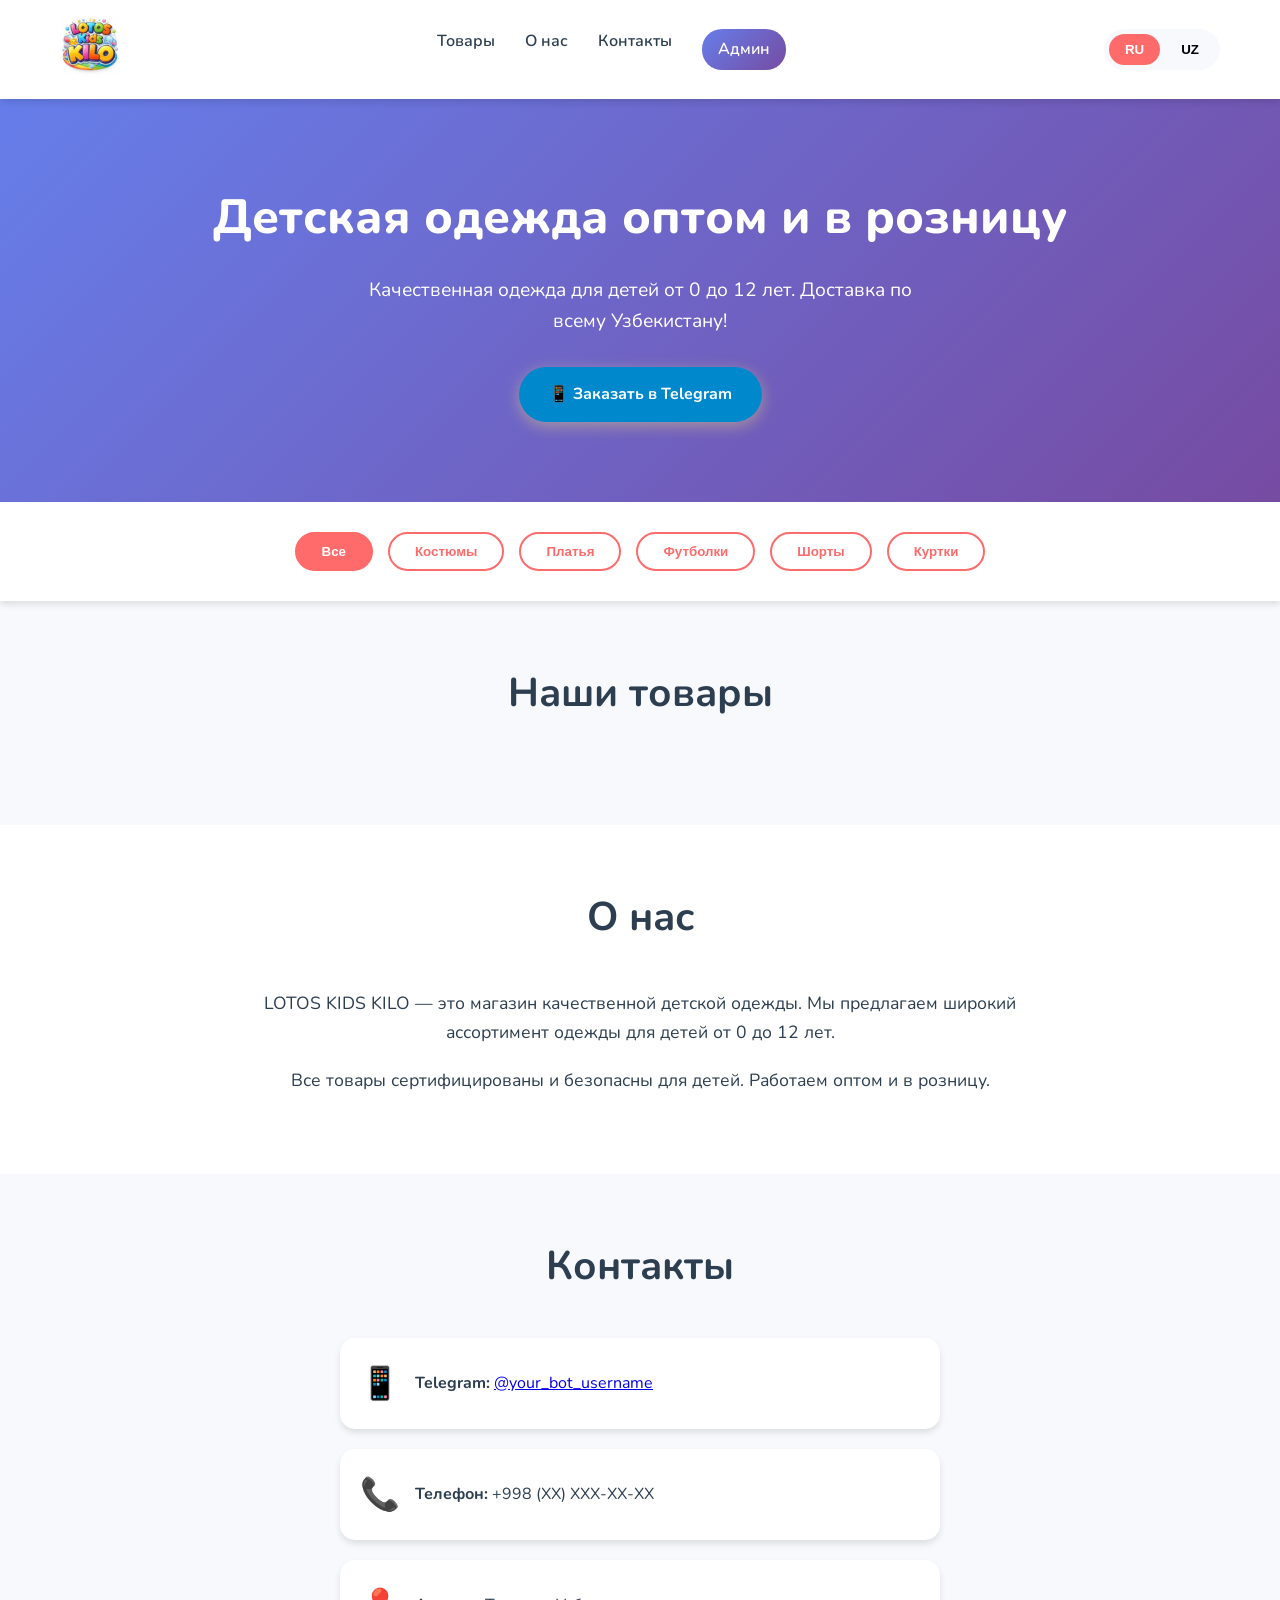
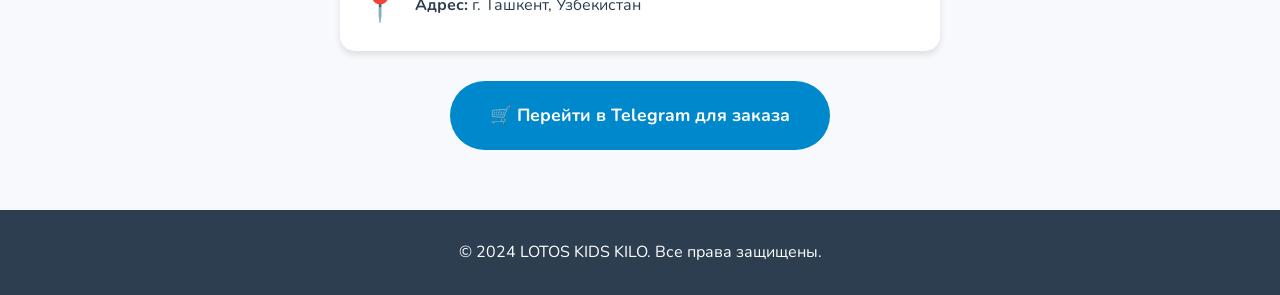
<file: index.html>
<!DOCTYPE html>
<html lang="ru">
<head>
    <meta charset="UTF-8">
    <meta name="viewport" content="width=device-width, initial-scale=1.0">
    <title>LOTOS KIDS KILO - Детская одежда</title>
    <link rel="stylesheet" href="styles.css">
    <link href="https://fonts.googleapis.com/css2?family=Nunito:wght@400;600;700;800&display=swap" rel="stylesheet">
</head>
<body>
    <!-- Шапка -->
    <header class="header">
        <div class="container">
            <div class="header-content">
                <div class="logo">
                    <img src="1000018052.jpg" alt="LOTOS KIDS KILO" class="logo-img">
                </div>

                <nav class="nav">
                    <a href="#products" data-ru="Товары" data-uz="Tovarlar">Товары</a>
                    <a href="#about" data-ru="О нас" data-uz="Biz haqimizda">О нас</a>
                    <a href="#contacts" data-ru="Контакты" data-uz="Aloqa">Контакты</a>
                    <a href="admin.html" class="admin-link" data-ru="Админ" data-uz="Admin">Админ</a>
                </nav>

                <div class="language-switcher">
                    <button id="lang-ru" class="lang-btn active">RU</button>
                    <button id="lang-uz" class="lang-btn">UZ</button>
                </div>

                <button class="mobile-menu-btn" id="mobileMenuBtn">☰</button>
            </div>
        </div>
    </header>

    <!-- Мобильное меню -->
    <div class="mobile-menu" id="mobileMenu">
        <a href="#products" data-ru="Товары" data-uz="Tovarlar">Товары</a>
        <a href="#about" data-ru="О нас" data-uz="Biz haqimizda">О нас</a>
        <a href="#contacts" data-ru="Контакты" data-uz="Aloqa">Контакты</a>
        <a href="admin.html" data-ru="Админ панель" data-uz="Admin panel">Админ панель</a>
    </div>

    <!-- Герой секция -->
    <section class="hero">
        <div class="container">
            <div class="hero-content">
                <h1 data-ru="Детская одежда оптом и в розницу" data-uz="Bolalar kiyimlari ulgurji va chakana">Детская одежда оптом и в розницу</h1>
                <p data-ru="Качественная одежда для детей от 0 до 12 лет. Доставка по всему Узбекистану!" 
                   data-uz="0 dan 12 yoshgacha bolalar uchun sifatli kiyimlar. O'zbekiston bo'ylab yetkazib berish!">
                   Качественная одежда для детей от 0 до 12 лет. Доставка по всему Узбекистану!
                </p>
                <a href="https://t.me/your_bot_username" class="btn btn-primary telegram-btn" target="_blank" data-ru="Заказать в Telegram" data-uz="Telegram orqali buyurtma">
                    📱 Заказать в Telegram
                </a>
            </div>
        </div>
    </section>

    <!-- Фильтры категорий -->
    <section class="categories">
        <div class="container">
            <div class="category-filters">
                <button class="category-btn active" data-category="all" data-ru="Все" data-uz="Hammasi">Все</button>
                <button class="category-btn" data-category="suits" data-ru="Костюмы" data-uz="Kostyumlar">Костюмы</button>
                <button class="category-btn" data-category="dresses" data-ru="Платья" data-uz="Ko'ylaklar">Платья</button>
                <button class="category-btn" data-category="tshirts" data-ru="Футболки" data-uz="Futbolkalar">Футболки</button>
                <button class="category-btn" data-category="shorts" data-ru="Шорты" data-uz="Shortiklar">Шорты</button>
                <button class="category-btn" data-category="jackets" data-ru="Куртки" data-uz="Kurtkalar">Куртки</button>
            </div>
        </div>
    </section>

    <!-- Товары -->
    <section class="products" id="products">
        <div class="container">
            <h2 class="section-title" data-ru="Наши товары" data-uz="Bizning tovarlarimiz">Наши товары</h2>
            <div id="productsGrid" class="products-grid">
                <!-- Товары загружаются через JavaScript -->
            </div>
        </div>
    </section>

    <!-- О нас -->
    <section class="about" id="about">
        <div class="container">
            <h2 class="section-title" data-ru="О нас" data-uz="Biz haqimizda">О нас</h2>
            <div class="about-content">
                <div class="about-text">
                    <p data-ru="LOTOS KIDS KILO — это магазин качественной детской одежды. Мы предлагаем широкий ассортимент одежды для детей от 0 до 12 лет." 
                       data-uz="LOTOS KIDS KILO — sifatli bolalar kiyimlari do'koni. Biz 0 dan 12 yoshgacha bo'lgan bolalar uchun kiyimlar keng assortimentini taklif qilamiz.">
                       LOTOS KIDS KILO — это магазин качественной детской одежды. Мы предлагаем широкий ассортимент одежды для детей от 0 до 12 лет.
                    </p>
                    <p data-ru="Все товары сертифицированы и безопасны для детей. Работаем оптом и в розницу." 
                       data-uz="Barcha tovarlar sertifikatlangan va bolalar uchun xavfsiz. Ulgurji va chakana sotish bilan shug'ullanamiz.">
                       Все товары сертифицированы и безопасны для детей. Работаем оптом и в розницу.
                    </p>
                </div>
            </div>
        </div>
    </section>

    <!-- Контакты -->
    <section class="contacts" id="contacts">
        <div class="container">
            <h2 class="section-title" data-ru="Контакты" data-uz="Aloqa">Контакты</h2>
            <div class="contacts-content">
                <div class="contact-info">
                    <div class="contact-item">
                        <span class="contact-icon">📱</span>
                        <div>
                            <strong data-ru="Telegram:" data-uz="Telegram:">Telegram:</strong>
                            <a href="https://t.me/your_bot_username" target="_blank">@your_bot_username</a>
                        </div>
                    </div>
                    <div class="contact-item">
                        <span class="contact-icon">📞</span>
                        <div>
                            <strong data-ru="Телефон:" data-uz="Telefon:">Телефон:</strong>
                            <span>+998 (XX) XXX-XX-XX</span>
                        </div>
                    </div>
                    <div class="contact-item">
                        <span class="contact-icon">📍</span>
                        <div>
                            <strong data-ru="Адрес:" data-uz="Manzil:">Адрес:</strong>
                            <span data-ru="г. Ташкент, Узбекистан" data-uz="Toshkent shahri, O'zbekiston">г. Ташкент, Узбекистан</span>
                        </div>
                    </div>
                </div>
                <a href="https://t.me/your_bot_username" class="btn btn-large telegram-btn" target="_blank" data-ru="🛒 Перейти в Telegram для заказа" data-uz="🛒 Buyurtma uchun Telegramga o'ting">
                    🛒 Перейти в Telegram для заказа
                </a>
            </div>
        </div>
    </section>

    <!-- Футер -->
    <footer class="footer">
        <div class="container">
            <p>&copy; 2024 LOTOS KIDS KILO. <span data-ru="Все права защищены." data-uz="Barcha huquqlar himoyalangan.">Все права защищены.</span></p>
        </div>
    </footer>

    <script src="script.js"></script>
</body>
</html>
</file>
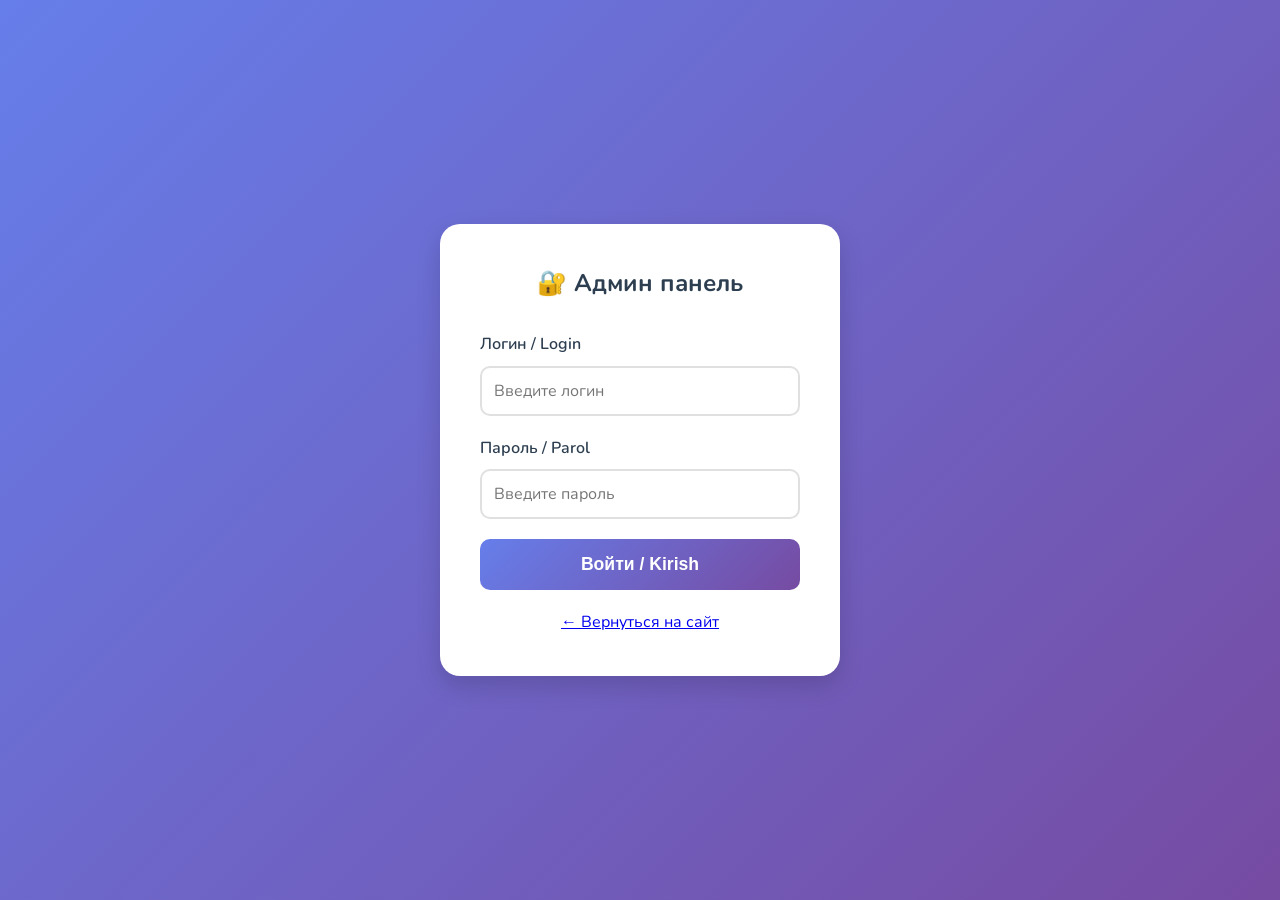
<file: admin.html>
<!DOCTYPE html>
<html lang="ru">
<head>
    <meta charset="UTF-8">
    <meta name="viewport" content="width=device-width, initial-scale=1.0">
    <title>Админ панель - LOTOS KIDS KILO</title>
    <link rel="stylesheet" href="styles.css">
    <link href="https://fonts.googleapis.com/css2?family=Nunito:wght@400;600;700;800&display=swap" rel="stylesheet">
</head>
<body>
    <!-- Форма входа -->
    <div id="loginSection" class="login-container">
        <form class="login-form" id="loginForm">
            <h2>🔐 Админ панель</h2>
            <div class="form-group">
                <label>Логин / Login</label>
                <input type="text" id="username" placeholder="Введите логин" required>
            </div>
            <div class="form-group">
                <label>Пароль / Parol</label>
                <input type="password" id="password" placeholder="Введите пароль" required>
            </div>
            <button type="submit" class="login-btn">Войти / Kirish</button>
            <p class="error-message" id="errorMsg">Неверный логин или пароль</p>
            <p style="text-align: center; margin-top: 20px; color: #666;">
                <a href="index.html">← Вернуться на сайт</a>
            </p>
        </form>
    </div>

    <!-- Админ панель (скрыта по умолчанию) -->
    <div id="adminSection" style="display: none;">
        <div class="admin-container">
            <div class="admin-header">
                <div>
                    <h1 class="admin-title">🎨 Админ панель LOTOS KIDS KILO</h1>
                    <p>Управление товарами / Tovarlar boshqaruvi</p>
                </div>
                <button class="logout-btn" onclick="logout()">Выйти / Chiqish</button>
            </div>

            <div class="admin-grid">
                <!-- Форма добавления/редактирования -->
                <div class="admin-form">
                    <h3 id="formTitle">Добавить товар / Tovar qo'shish</h3>
                    <form id="productForm">
                        <input type="hidden" id="productId">

                        <div class="form-group">
                            <label>Название (RU) / Nomi (RU)</label>
                            <input type="text" id="nameRu" required>
                        </div>

                        <div class="form-group">
                            <label>Название (UZ) / Nomi (UZ)</label>
                            <input type="text" id="nameUz" required>
                        </div>

                        <div class="form-group">
                            <label>Цена (сум) / Narxi (so'm)</label>
                            <input type="number" id="price" required min="0">
                        </div>

                        <div class="form-group">
                            <label>Категория / Kategoriya</label>
                            <select id="category" required>
                                <option value="suits">Костюмы / Kostyumlar</option>
                                <option value="dresses">Платья / Ko'ylaklar</option>
                                <option value="tshirts">Футболки / Futbolkalar</option>
                                <option value="shorts">Шорты / Shortiklar</option>
                                <option value="jackets">Куртки / Kurtkalar</option>
                                <option value="other">Другое / Boshqa</option>
                            </select>
                        </div>

                        <div class="form-group">
                            <label>Описание (RU) / Tavsif (RU)</label>
                            <textarea id="descRu" required></textarea>
                        </div>

                        <div class="form-group">
                            <label>Описание (UZ) / Tavsif (UZ)</label>
                            <textarea id="descUz" required></textarea>
                        </div>

                        <div class="form-group">
                            <label>Ссылка на фото / Rasm havolasi</label>
                            <input type="url" id="imageUrl" placeholder="https://..." required>
                            <small style="color: #666;">URL изображения товара</small>
                        </div>

                        <div class="form-group">
                            <label>Размеры (через запятую) / O'lchamlar (vergul bilan)</label>
                            <input type="text" id="sizes" placeholder="2-3 года, 4-5 лет, 6-7 лет" required>
                        </div>

                        <div class="form-group">
                            <label>
                                <input type="checkbox" id="inStock" checked>
                                В наличии / Sotuvda mavjud
                            </label>
                        </div>

                        <button type="submit" class="btn btn-primary" style="width: 100%;">
                            💾 Сохранить / Saqlash
                        </button>
                        <button type="button" class="btn" onclick="resetForm()" style="width: 100%; margin-top: 10px; background: #eee;">
                            ❌ Отмена / Bekor qilish
                        </button>
                    </form>
                </div>

                <!-- Список товаров -->
                <div class="admin-products">
                    <h3>Список товаров / Tovarlar ro'yxati</h3>
                    <div id="adminProductsList">
                        <!-- Товары загружаются через JS -->
                    </div>
                </div>
            </div>
        </div>
    </div>

    <script src="admin.js"></script>
</body>
</html>
</file>
<file: styles.css>
/* Общие стили */
* {
    margin: 0;
    padding: 0;
    box-sizing: border-box;
}

:root {
    --primary: #FF6B6B;
    --primary-dark: #EE5A5A;
    --secondary: #4ECDC4;
    --accent: #FFE66D;
    --dark: #2C3E50;
    --light: #F7F9FC;
    --white: #FFFFFF;
    --gradient: linear-gradient(135deg, #667eea 0%, #764ba2 100%);
    --shadow: 0 4px 6px rgba(0,0,0,0.1);
    --shadow-lg: 0 10px 25px rgba(0,0,0,0.15);
}

body {
    font-family: 'Nunito', sans-serif;
    background: var(--light);
    color: var(--dark);
    line-height: 1.6;
}

.container {
    max-width: 1200px;
    margin: 0 auto;
    padding: 0 20px;
}

/* Шапка */
.header {
    background: var(--white);
    box-shadow: var(--shadow);
    position: sticky;
    top: 0;
    z-index: 1000;
}

.header-content {
    display: flex;
    justify-content: space-between;
    align-items: center;
    padding: 15px 0;
}

.logo-img {
    height: 60px;
    width: auto;
}

.nav {
    display: flex;
    gap: 30px;
}

.nav a {
    text-decoration: none;
    color: var(--dark);
    font-weight: 600;
    transition: color 0.3s;
}

.nav a:hover {
    color: var(--primary);
}

.admin-link {
    background: var(--gradient);
    color: var(--white) !important;
    padding: 8px 16px;
    border-radius: 20px;
}

/* Переключатель языков */
.language-switcher {
    display: flex;
    gap: 5px;
    background: var(--light);
    padding: 5px;
    border-radius: 25px;
}

.lang-btn {
    border: none;
    background: none;
    padding: 8px 16px;
    border-radius: 20px;
    cursor: pointer;
    font-weight: 600;
    transition: all 0.3s;
}

.lang-btn.active {
    background: var(--primary);
    color: var(--white);
}

/* Мобильное меню */
.mobile-menu-btn {
    display: none;
    background: none;
    border: none;
    font-size: 24px;
    cursor: pointer;
}

.mobile-menu {
    display: none;
    flex-direction: column;
    background: var(--white);
    padding: 20px;
    box-shadow: var(--shadow);
}

.mobile-menu a {
    padding: 10px 0;
    text-decoration: none;
    color: var(--dark);
    font-weight: 600;
    border-bottom: 1px solid #eee;
}

/* Герой секция */
.hero {
    background: var(--gradient);
    color: var(--white);
    padding: 80px 0;
    text-align: center;
}

.hero h1 {
    font-size: 3rem;
    margin-bottom: 20px;
    font-weight: 800;
}

.hero p {
    font-size: 1.2rem;
    margin-bottom: 30px;
    max-width: 600px;
    margin-left: auto;
    margin-right: auto;
}

/* Кнопки */
.btn {
    display: inline-block;
    padding: 15px 30px;
    border-radius: 50px;
    text-decoration: none;
    font-weight: 700;
    transition: all 0.3s;
    border: none;
    cursor: pointer;
}

.btn-primary {
    background: var(--accent);
    color: var(--dark);
    box-shadow: 0 4px 15px rgba(255,230,109,0.4);
}

.btn-primary:hover {
    transform: translateY(-3px);
    box-shadow: 0 6px 20px rgba(255,230,109,0.6);
}

.telegram-btn {
    background: #0088cc;
    color: var(--white);
}

.telegram-btn:hover {
    background: #006699;
    transform: translateY(-3px);
}

.btn-large {
    padding: 20px 40px;
    font-size: 1.1rem;
}

/* Категории */
.categories {
    background: var(--white);
    padding: 30px 0;
    box-shadow: var(--shadow);
}

.category-filters {
    display: flex;
    justify-content: center;
    gap: 15px;
    flex-wrap: wrap;
}

.category-btn {
    padding: 10px 25px;
    border: 2px solid var(--primary);
    background: var(--white);
    color: var(--primary);
    border-radius: 25px;
    cursor: pointer;
    font-weight: 600;
    transition: all 0.3s;
}

.category-btn.active,
.category-btn:hover {
    background: var(--primary);
    color: var(--white);
}

/* Товары */
.products {
    padding: 60px 0;
}

.section-title {
    text-align: center;
    font-size: 2.5rem;
    margin-bottom: 40px;
    color: var(--dark);
}

.products-grid {
    display: grid;
    grid-template-columns: repeat(auto-fill, minmax(280px, 1fr));
    gap: 30px;
}

.product-card {
    background: var(--white);
    border-radius: 20px;
    overflow: hidden;
    box-shadow: var(--shadow);
    transition: all 0.3s;
}

.product-card:hover {
    transform: translateY(-10px);
    box-shadow: var(--shadow-lg);
}

.product-image {
    width: 100%;
    height: 250px;
    object-fit: cover;
}

.product-info {
    padding: 20px;
}

.product-name {
    font-size: 1.2rem;
    font-weight: 700;
    margin-bottom: 10px;
    color: var(--dark);
}

.product-price {
    font-size: 1.5rem;
    color: var(--primary);
    font-weight: 800;
    margin-bottom: 10px;
}

.product-description {
    color: #666;
    margin-bottom: 15px;
    font-size: 0.9rem;
}

.product-sizes {
    display: flex;
    flex-wrap: wrap;
    gap: 5px;
    margin-bottom: 15px;
}

.size-tag {
    background: var(--light);
    padding: 5px 10px;
    border-radius: 15px;
    font-size: 0.8rem;
}

.product-btn {
    width: 100%;
    padding: 12px;
    background: var(--secondary);
    color: var(--white);
    border: none;
    border-radius: 10px;
    cursor: pointer;
    font-weight: 700;
    transition: all 0.3s;
}

.product-btn:hover {
    background: #3DBBB4;
}

/* О нас */
.about {
    background: var(--white);
    padding: 60px 0;
}

.about-content {
    max-width: 800px;
    margin: 0 auto;
    text-align: center;
}

.about-text p {
    margin-bottom: 20px;
    font-size: 1.1rem;
}

/* Контакты */
.contacts {
    padding: 60px 0;
    background: var(--light);
}

.contacts-content {
    max-width: 600px;
    margin: 0 auto;
    text-align: center;
}

.contact-info {
    margin-bottom: 30px;
}

.contact-item {
    display: flex;
    align-items: center;
    gap: 15px;
    margin-bottom: 20px;
    padding: 20px;
    background: var(--white);
    border-radius: 15px;
    box-shadow: var(--shadow);
}

.contact-icon {
    font-size: 2rem;
}

/* Футер */
.footer {
    background: var(--dark);
    color: var(--white);
    padding: 30px 0;
    text-align: center;
}

/* Адаптивность */
@media (max-width: 768px) {
    .nav {
        display: none;
    }

    .mobile-menu-btn {
        display: block;
    }

    .mobile-menu.active {
        display: flex;
    }

    .hero h1 {
        font-size: 2rem;
    }

    .hero p {
        font-size: 1rem;
    }

    .category-filters {
        gap: 10px;
    }

    .category-btn {
        padding: 8px 16px;
        font-size: 0.9rem;
    }

    .products-grid {
        grid-template-columns: repeat(auto-fill, minmax(250px, 1fr));
        gap: 20px;
    }
}

/* Админ панель стили */
.admin-container {
    max-width: 1400px;
    margin: 0 auto;
    padding: 20px;
}

.admin-header {
    background: var(--gradient);
    color: var(--white);
    padding: 30px;
    border-radius: 20px;
    margin-bottom: 30px;
    display: flex;
    justify-content: space-between;
    align-items: center;
}

.admin-title {
    font-size: 2rem;
    font-weight: 800;
}

.logout-btn {
    background: var(--primary);
    color: var(--white);
    padding: 10px 20px;
    border-radius: 25px;
    border: none;
    cursor: pointer;
    font-weight: 600;
}

.admin-grid {
    display: grid;
    grid-template-columns: 1fr 2fr;
    gap: 30px;
}

.admin-form {
    background: var(--white);
    padding: 30px;
    border-radius: 20px;
    box-shadow: var(--shadow);
    height: fit-content;
    position: sticky;
    top: 100px;
}

.form-group {
    margin-bottom: 20px;
}

.form-group label {
    display: block;
    margin-bottom: 8px;
    font-weight: 600;
    color: var(--dark);
}

.form-group input,
.form-group textarea,
.form-group select {
    width: 100%;
    padding: 12px;
    border: 2px solid #e0e0e0;
    border-radius: 10px;
    font-family: inherit;
    font-size: 1rem;
    transition: border-color 0.3s;
}

.form-group input:focus,
.form-group textarea:focus,
.form-group select:focus {
    outline: none;
    border-color: var(--primary);
}

.form-group textarea {
    min-height: 100px;
    resize: vertical;
}

.admin-products {
    background: var(--white);
    padding: 30px;
    border-radius: 20px;
    box-shadow: var(--shadow);
}

.admin-product-card {
    display: grid;
    grid-template-columns: 100px 1fr auto;
    gap: 20px;
    padding: 20px;
    border-bottom: 1px solid #eee;
    align-items: center;
}

.admin-product-card:last-child {
    border-bottom: none;
}

.admin-product-img {
    width: 100px;
    height: 100px;
    object-fit: cover;
    border-radius: 10px;
}

.admin-product-info h3 {
    margin-bottom: 5px;
}

.admin-product-info p {
    color: #666;
    font-size: 0.9rem;
}

.admin-actions {
    display: flex;
    gap: 10px;
}

.btn-edit {
    background: var(--secondary);
    color: var(--white);
    padding: 8px 16px;
    border-radius: 8px;
    border: none;
    cursor: pointer;
}

.btn-delete {
    background: var(--primary);
    color: var(--white);
    padding: 8px 16px;
    border-radius: 8px;
    border: none;
    cursor: pointer;
}

/* Логин форма */
.login-container {
    min-height: 100vh;
    display: flex;
    align-items: center;
    justify-content: center;
    background: var(--gradient);
}

.login-form {
    background: var(--white);
    padding: 40px;
    border-radius: 20px;
    box-shadow: var(--shadow-lg);
    width: 100%;
    max-width: 400px;
}

.login-form h2 {
    text-align: center;
    margin-bottom: 30px;
    color: var(--dark);
}

.login-btn {
    width: 100%;
    padding: 15px;
    background: var(--gradient);
    color: var(--white);
    border: none;
    border-radius: 10px;
    font-size: 1.1rem;
    font-weight: 700;
    cursor: pointer;
    transition: transform 0.3s;
}

.login-btn:hover {
    transform: translateY(-2px);
}

.error-message {
    color: var(--primary);
    text-align: center;
    margin-top: 15px;
    display: none;
}

@media (max-width: 968px) {
    .admin-grid {
        grid-template-columns: 1fr;
    }

    .admin-form {
        position: static;
    }

    .admin-product-card {
        grid-template-columns: 80px 1fr;
    }

    .admin-actions {
        grid-column: 1 / -1;
        justify-content: flex-end;
    }
}
</file>
